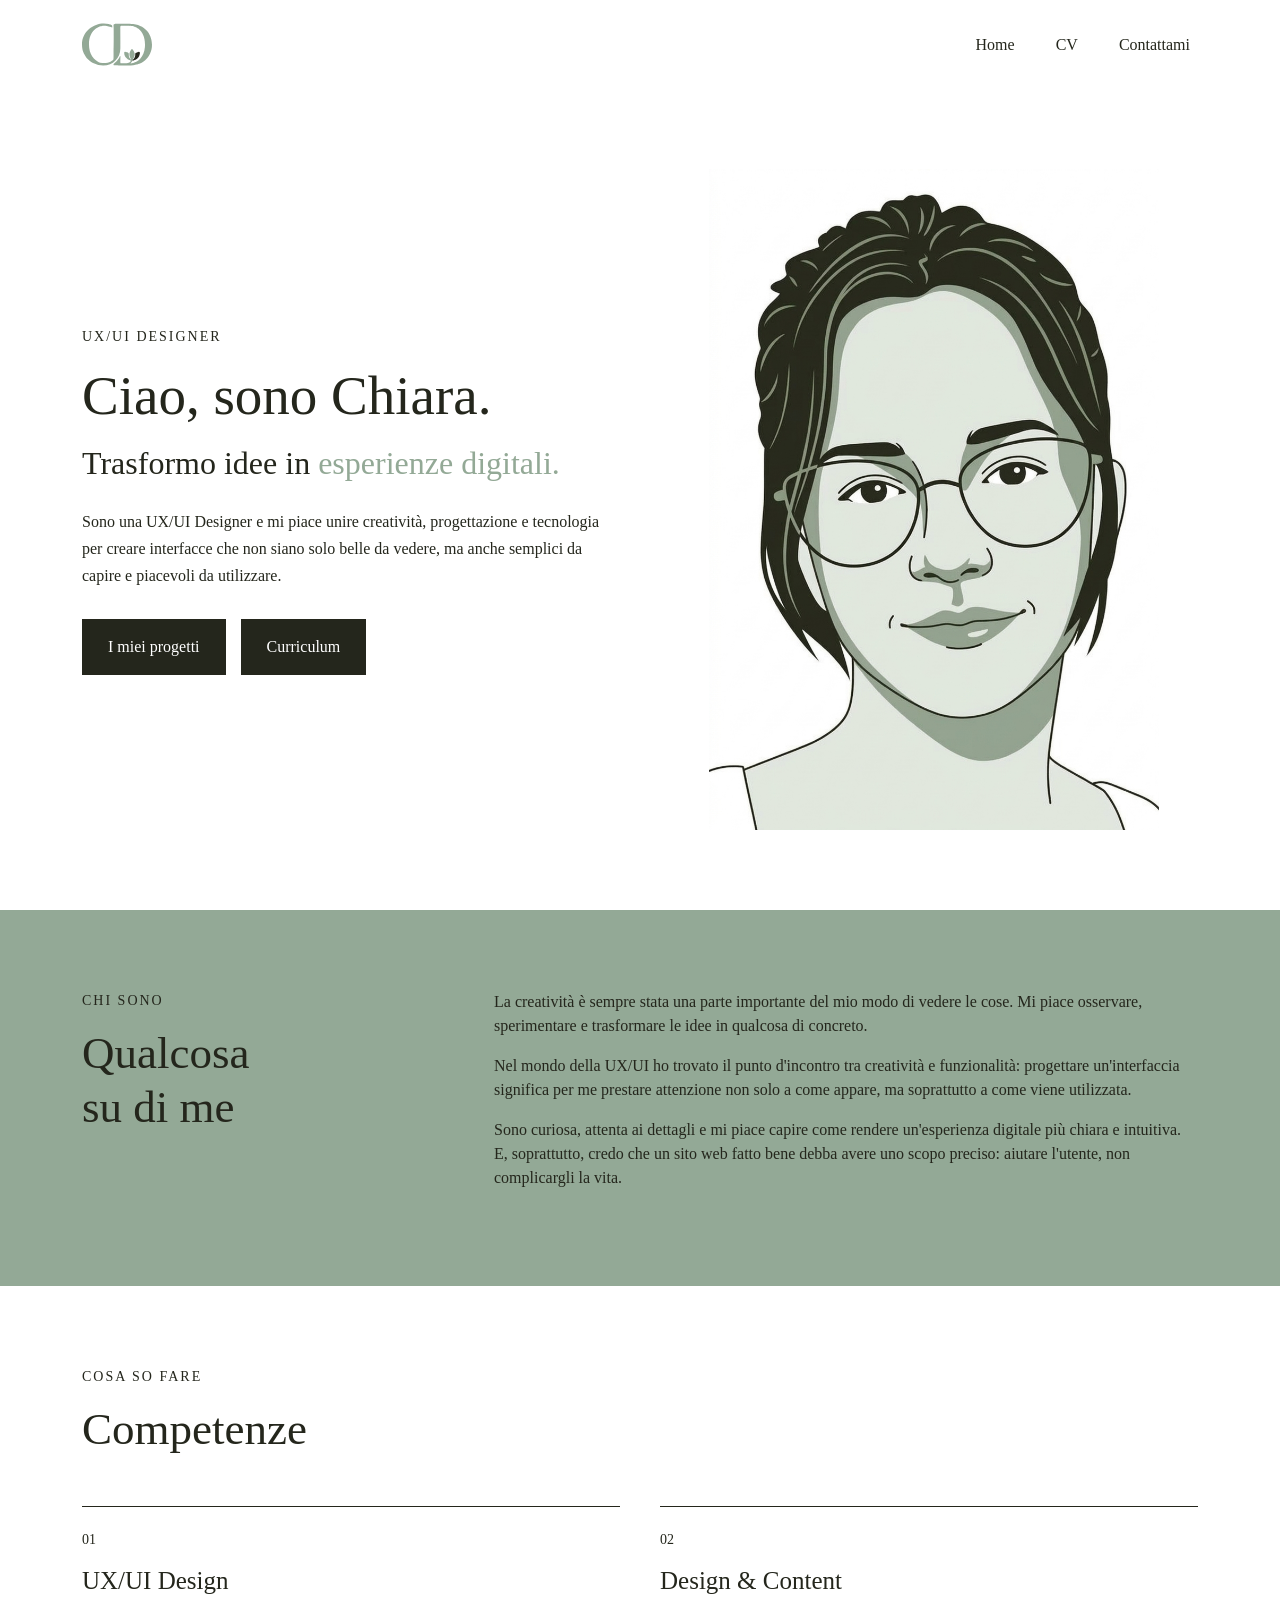
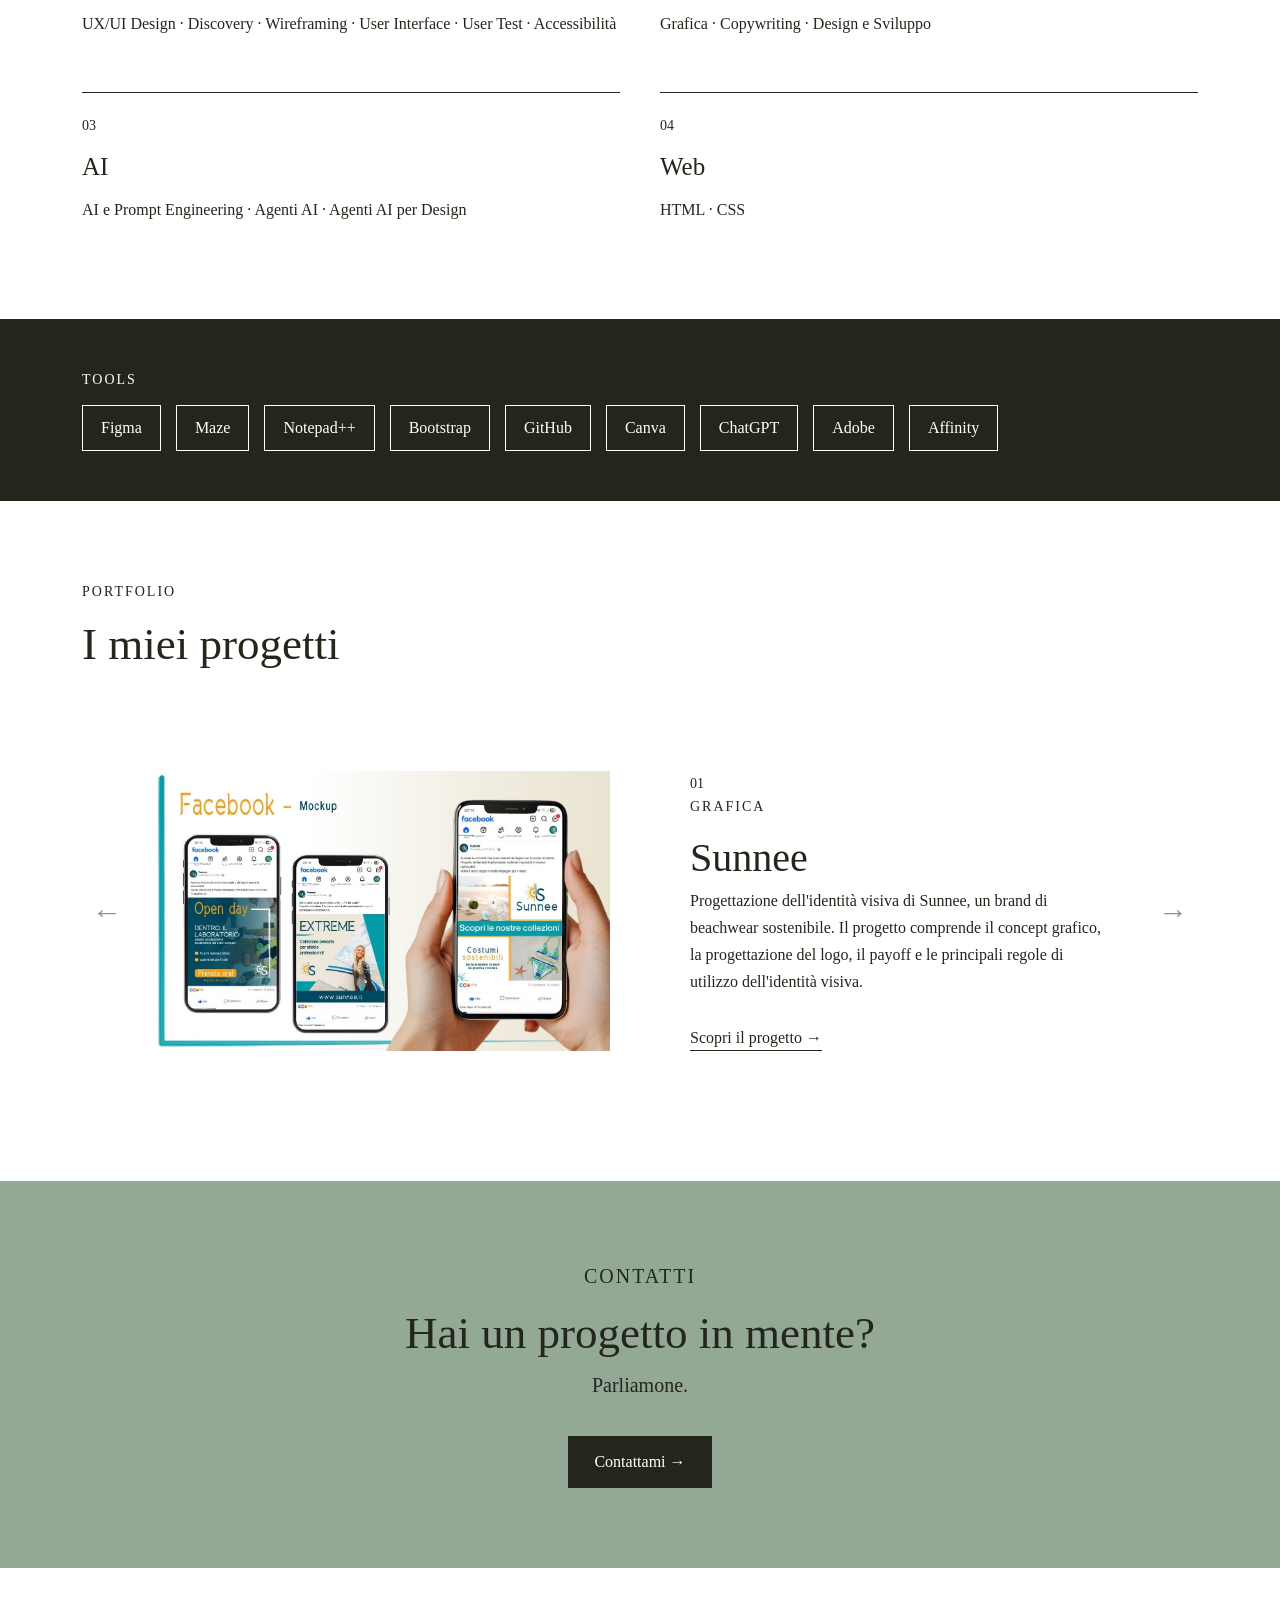
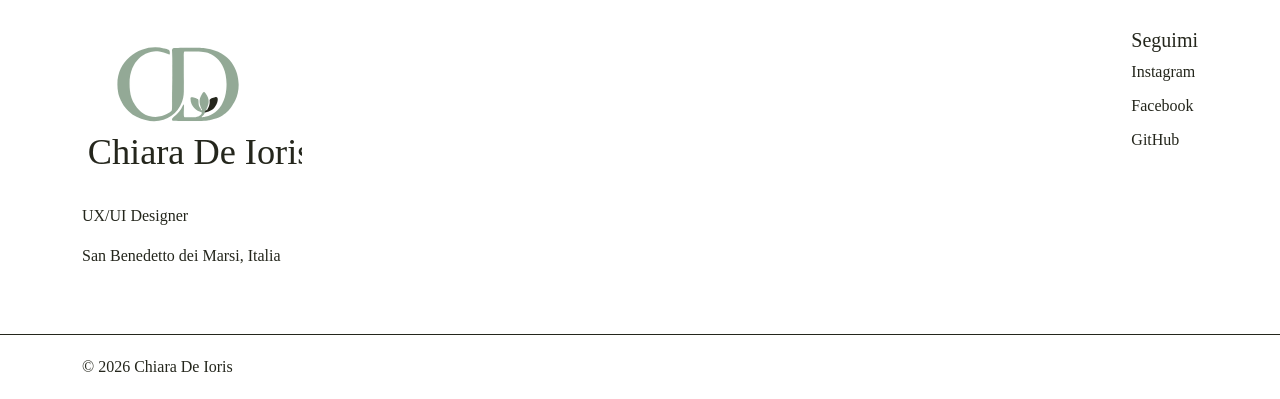
<file: index.html>
<!DOCTYPE html>
<html lang="it">

<head>
    <meta charset="UTF-8">
    <meta name="viewport" content="width=device-width, initial-scale=1.0">

    <title>Chiara De Ioris | UX/UI Designer</title>

<meta name="description"
      content="Portfolio di Chiara De Ioris, UX/UI Designer. Scopri i miei progetti di UX/UI Design, grafica e progettazione digitale.">

<!-- Open Graph -->

<meta property="og:title"
      content="Chiara De Ioris | UX/UI Designer">

<meta property="og:description"
      content="Portfolio di Chiara De Ioris, UX/UI Designer. Scopri i miei progetti di UX/UI Design, grafica e progettazione digitale.">

<meta property="og:type"
      content="website">

<meta property="og:url"
      content="https://chiaradeioris-lang.github.io/Portfolio/">

<meta property="og:image"
      content="https://chiaradeioris-lang.github.io/Portfolio/assets/img/foto.jpg">

<meta property="og:site_name"
      content="Chiara De Ioris | UX/UI Designer">

    <!-- Favicon -->
    <link rel="icon" href="assets/img/favicon.png">

    <!-- Bootstrap -->
    <link href="https://cdn.jsdelivr.net/npm/bootstrap@5.3.3/dist/css/bootstrap.min.css" rel="stylesheet">

    <!-- CSS -->
    <link rel="stylesheet" href="assets/css/style.css">
</head>


<body>

    <!-- HEADER -->

    <header>

        <nav class="navbar navbar-expand-md">

            <div class="container">

                <!-- Pittogramma -->

                <a href="index.html">
                    <img src="assets/img/pittogramma.svg" alt="Chiara De Ioris" class="pittogramma">
                </a>


                <!-- Pulsante menu mobile -->

                <button class="navbar-toggler"
        type="button"
        data-bs-toggle="collapse"
        data-bs-target="#menu"
        aria-controls="menu"
        aria-expanded="false"
        aria-label="Apri il menu">

                    <span class="navbar-toggler-icon"></span>

                </button>


                <!-- Menu -->

                <div class="collapse navbar-collapse justify-content-end" id="menu">

                    <ul class="navbar-nav">

                        <li class="nav-item">
                            <a class="nav-link" href="index.html">Home</a>
                        </li>

                        <li class="nav-item">
                            <a class="nav-link" href="cv.html">CV</a>
                        </li>

                        <li class="nav-item">
                            <a class="nav-link" href="contatti.html">Contattami</a>
                        </li>

                    </ul>

                </div>

            </div>

        </nav>

    </header>


    <!-- CONTENUTO PRINCIPALE -->

    <main>


        <!-- HERO -->

        <section class="hero">

            <div class="container">

                <div class="hero-grid">


                    <!-- Testo -->

                    <div class="hero-text">

                        <p class="sottotitolo">UX/UI DESIGNER</p>

                        <h1>Ciao, sono Chiara.</h1>

                        <h2>
                            Trasformo idee in
                            <span>esperienze digitali.</span>
                        </h2>

                        <p>
                            Sono una UX/UI Designer e mi piace unire
                            creatività, progettazione e tecnologia per
                            creare interfacce che non siano solo belle
                            da vedere, ma anche semplici da capire e
                            piacevoli da utilizzare.
                        </p>


                        <!-- Bottoni -->

                        <div class="bottoni">

                            <a href="#progetti" class="bottone">
                                I miei progetti
                            </a>

                            <a href="cv.html" class="bottone">
                                Curriculum
                            </a>

                        </div>

                    </div>


                    <!-- Foto -->

                    <div class="hero-foto">

                        <img src="assets/img/foto.jpg"
                             alt="Foto di Chiara De Ioris">

                    </div>

                </div>

            </div>

        </section>


        <!-- ABOUT -->

        <section class="about">

            <div class="container">

                <div class="about-grid">

                    <div>

                        <p class="sottotitolo">CHI SONO</p>

                        <h2>Qualcosa<br>su di me</h2>

                    </div>


                    <div>

                        <p>
                            La creatività è sempre stata una parte
                            importante del mio modo di vedere le cose.
                            Mi piace osservare, sperimentare e
                            trasformare le idee in qualcosa di concreto.
                        </p>

                        <p>
                            Nel mondo della UX/UI ho trovato il punto
                            d'incontro tra creatività e funzionalità:
                            progettare un'interfaccia significa per me
                            prestare attenzione non solo a come appare,
                            ma soprattutto a come viene utilizzata.
                        </p>

                        <p>
                            Sono curiosa, attenta ai dettagli e mi piace
                            capire come rendere un'esperienza digitale
                            più chiara e intuitiva. E, soprattutto, credo
                            che un sito web fatto bene debba avere uno
                            scopo preciso: aiutare l'utente, non
                            complicargli la vita.
                        </p>

                    </div>

                </div>

            </div>

        </section>


        <!-- SKILL -->

        <section class="skills">

            <div class="container">

                <p class="sottotitolo">COSA SO FARE</p>

                <h2>Competenze</h2>


                <div class="skills-grid">


                    <div class="skill">

                        <span>01</span>

                        <h3>UX/UI Design</h3>

                        <p>
                            UX/UI Design · Discovery · Wireframing ·
                            User Interface · User Test · Accessibilità
                        </p>

                    </div>


                    <div class="skill">

                        <span>02</span>

                        <h3>Design & Content</h3>

                        <p>
                            Grafica · Copywriting · Design e Sviluppo
                        </p>

                    </div>


                    <div class="skill">

                        <span>03</span>

                        <h3>AI</h3>

                        <p>
                            AI e Prompt Engineering · Agenti AI ·
                            Agenti AI per Design
                        </p>

                    </div>


                    <div class="skill">

                        <span>04</span>

                        <h3>Web</h3>

                        <p>
                            HTML · CSS
                        </p>

                    </div>

                </div>

            </div>

        </section>


        <!-- TOOLS -->

        <section class="tools">

            <div class="container">

                <p class="sottotitolo">TOOLS</p>

                <div class="tools-list">

                    <span>Figma</span>
                    <span>Maze</span>
					<span>Notepad++</span>
                    <span>Bootstrap</span>
                    <span>GitHub</span>
                    <span>Canva</span>
                    <span>ChatGPT</span>
                    <span>Adobe</span>
					<span>Affinity</span>

                </div>

            </div>

        </section>


        <!-- PROGETTI -->

<section class="projects" id="progetti">

    <div class="container">

        <p class="sottotitolo">PORTFOLIO</p>

        <h2>I miei progetti</h2>


        <!-- Carousel -->

        <div id="carouselProgetti" class="carousel slide">
		<div class="carousel-indicators">

    <button type="button"
            data-bs-target="#carouselProgetti"
            data-bs-slide-to="0"
            class="active"
            aria-current="true"
            aria-label="Progetto grafica">
    </button>

    <button type="button"
            data-bs-target="#carouselProgetti"
            data-bs-slide-to="1"
            aria-label="Progetto wireframing">
    </button>

    <button type="button"
            data-bs-target="#carouselProgetti"
            data-bs-slide-to="2"
            aria-label="Progetto User Interface">
    </button>

</div>

            <div class="carousel-inner">


               <!-- GRAFICA -->

<div class="carousel-item active">

    <div class="project">

        <div class="project-image">

            <img src="assets/img/grafica.jpg"
                 alt="Progetto grafico Sunnee">

        </div>

        <div class="project-text">

            <span>01</span>

            <p class="sottotitolo">GRAFICA</p>

            <h3>Sunnee</h3>

            <p>
                Progettazione dell'identità visiva di Sunnee,
                un brand di beachwear sostenibile.
                Il progetto comprende il concept grafico,
                la progettazione del logo, il payoff e le
                principali regole di utilizzo dell'identità visiva.
            </p>

            <a href="progetti/progetto-grafica.html" class="project-link">
    Scopri il progetto →
</a>

        </div>

    </div>

</div>


<!-- WIREFRAMING -->

<div class="carousel-item">

    <div class="project">

        <div class="project-image">

            <img src="assets/img/wireframing.jpg"
                 alt="Progetto di wireframing Isola Bio">

        </div>

        <div class="project-text">

            <span>02</span>

            <p class="sottotitolo">WIREFRAMING</p>

            <h3>Isola Bio</h3>

            <p>
                Un progetto di redesign UX nato dall'analisi
                delle criticità del sito Isola Bio.
                Il lavoro comprende discovery, accessibilità,
                nuova architettura dell'informazione,
                wireframe desktop e mobile e wireflow.
            </p>

            <a href="progetti/progetto-wireframing.html" class="project-link">
    Scopri il progetto →
</a>

        </div>

    </div>

</div>


<!-- USER INTERFACE -->

<div class="carousel-item">

    <div class="project">

        <div class="project-image">

            <img src="assets/img/user-interface.jpg"
                 alt="Progetto User Interface Isola Bio">

        </div>

        <div class="project-text">

            <span>03</span>

            <p class="sottotitolo">USER INTERFACE</p>

            <h3>Isola Bio</h3>

            <p>
                Progettazione di interfacce ad alta fedeltà
                per desktop e mobile. Il progetto utilizza
                un approccio mobile-first e comprende
                style guide, prototipo e screen flow.
            </p>

            <a href="progetti/progetto-ui.html" class="project-link">
    Scopri il progetto →
</a>

        </div>

    </div>

</div>


            <!-- Freccia precedente -->

            <button class="carousel-control-prev"
        type="button"
        data-bs-target="#carouselProgetti"
        data-bs-slide="prev"
        aria-label="Progetto precedente">

                <span>←</span>

            </button>


            <!-- Freccia successiva -->

            <button class="carousel-control-next"
        type="button"
        data-bs-target="#carouselProgetti"
        data-bs-slide="next"
        aria-label="Progetto successivo">

                <span>→</span>

            </button>

        </div>

    </div>

</section>


        <!-- CTA CONTATTI -->

        <section class="contact-cta">

            <div class="container">

                <p class="sottotitolo">CONTATTI</p>

                <h2>Hai un progetto in mente?</h2>

                <p>Parliamone.</p>

                <a href="contatti.html" class="bottone">
                    Contattami →
                </a>

            </div>

        </section>


    </main>


    <!-- FOOTER -->

    <footer>

    <div class="container footer">

        <!-- Logo -->

        <div>

            <img src="assets/img/logo.svg"
                 alt="Chiara De Ioris"
                 class="logo">

            <p>
                UX/UI Designer
            </p>

            <p>
                San Benedetto dei Marsi, Italia
            </p>

        </div>


        <!-- Link -->

        <div>

            <h3>
                Seguimi
            </h3>

            <a href="https://www.instagram.com/chiaradeioris"
               target="_blank"
               rel="noopener noreferrer">
                Instagram
            </a>

            <a href="https://www.facebook.com/people/Chiara-De-Ioris/pfbid0KRU999Tf7mRmWjrNkjqHaMCJyrLYhuFnGYdfvmQrvZqQxnkerRoSETs2b1u5f73Cl/?rdid=E1UMNQzaHFsF9Gd1&share_url=https%3A%2F%2Fwww.facebook.com%2Fshare%2F1BNoW7Cspa%2F"
               target="_blank"
               rel="noopener noreferrer">
                Facebook
            </a>

            <a href="https://github.com/chiaradeioris-lang"
               target="_blank"
               rel="noopener noreferrer">
                GitHub
            </a>

        </div>

    </div>


    <div class="copyright">

        <div class="container">

            <p>
                © 2026 Chiara De Ioris
            </p>

        </div>

    </div>

</footer>

    <!-- Bootstrap JavaScript -->

    <script src="https://cdn.jsdelivr.net/npm/bootstrap@5.3.3/dist/js/bootstrap.bundle.min.js"></script>


</body>

</html>
</file>
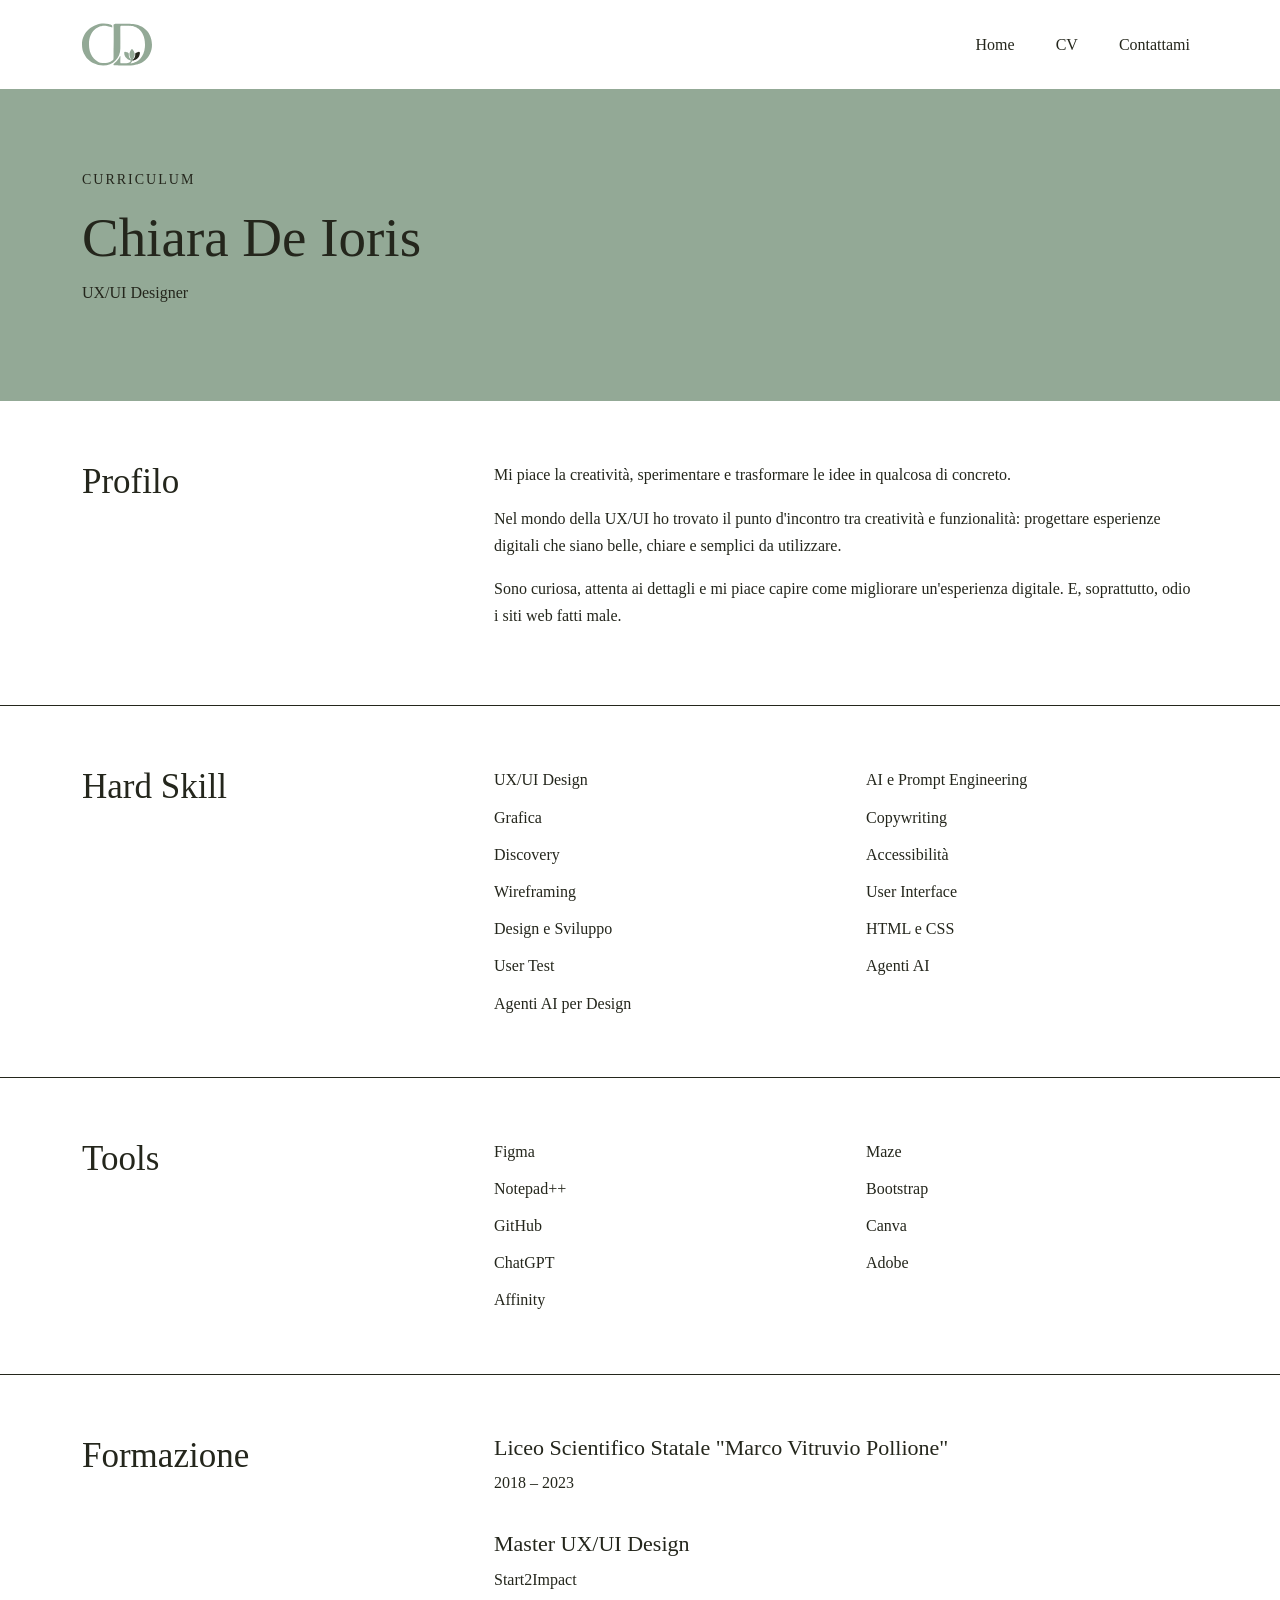
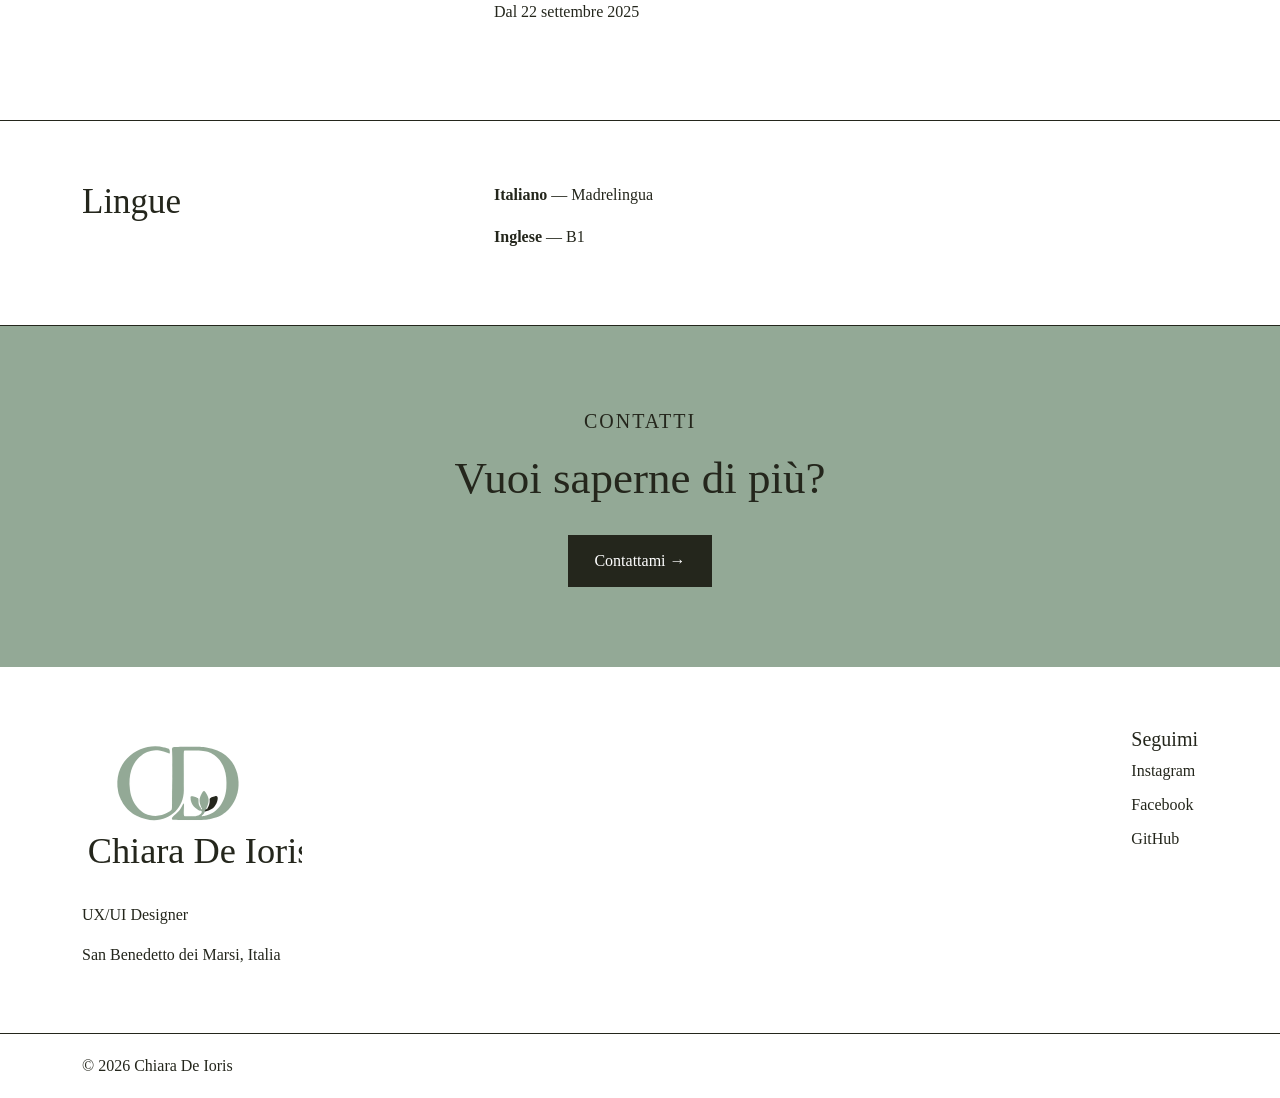
<file: cv.html>
<!DOCTYPE html>
<html lang="it">

<head>

    <meta charset="UTF-8">

    <meta name="viewport" content="width=device-width, initial-scale=1.0">

    <title>CV | Chiara De Ioris</title>

<meta name="description"
      content="Curriculum di Chiara De Ioris, UX/UI Designer. Scopri formazione, competenze, strumenti e percorso professionale.">

<!-- Open Graph -->

<meta property="og:title"
      content="CV | Chiara De Ioris">

<meta property="og:description"
      content="Curriculum di Chiara De Ioris, UX/UI Designer. Scopri formazione, competenze, strumenti e percorso professionale.">

<meta property="og:type"
      content="website">

<meta property="og:url"
      content="https://chiaradeioris-lang.github.io/Portfolio/cv.html">

<meta property="og:image"
      content="https://chiaradeioris-lang.github.io/Portfolio/assets/img/foto.jpg">

<meta property="og:site_name"
      content="Chiara De Ioris | UX/UI Designer">

    <!-- Favicon -->

    <link rel="icon" href="assets/img/favicon.png">

    <!-- Bootstrap -->

    <link href="https://cdn.jsdelivr.net/npm/bootstrap@5.3.3/dist/css/bootstrap.min.css"
        rel="stylesheet">

    <!-- CSS -->

    <link rel="stylesheet" href="assets/css/style.css">

</head>


<body>


    <!-- HEADER -->

    <header>

        <nav class="navbar navbar-expand-md">

            <div class="container">

                <!-- Pittogramma -->

                <a href="index.html">

                    <img src="assets/img/pittogramma.svg"
                         alt="Chiara De Ioris"
                         class="pittogramma">

                </a>


                <!-- Menu mobile -->

                <button class="navbar-toggler"
                        type="button"
                        data-bs-toggle="collapse"
                        data-bs-target="#menu"
						 aria-controls="menu"
        aria-expanded="false"
        aria-label="Apri il menu">

                    <span class="navbar-toggler-icon"></span>

                </button>


                <!-- Menu -->

                <div class="collapse navbar-collapse justify-content-end"
                     id="menu">

                    <ul class="navbar-nav">

                        <li class="nav-item">

                            <a class="nav-link"
                               href="index.html">
                                Home
                            </a>

                        </li>

                        <li class="nav-item">

                            <a class="nav-link"
                               href="cv.html">
                                CV
                            </a>

                        </li>

                        <li class="nav-item">

                            <a class="nav-link"
                               href="contatti.html">
                                Contattami
                            </a>

                        </li>

                    </ul>

                </div>

            </div>

        </nav>

    </header>


    <!-- CONTENUTO -->

    <main class="cv">


        <!-- TITOLO -->

        <section class="cv-intro">

            <div class="container">

                <p class="sottotitolo">
                    CURRICULUM
                </p>

                <h1>
                    Chiara De Ioris
                </h1>

                <p>
                    UX/UI Designer
                </p>

            </div>

        </section>


        <!-- PROFILO -->

        <section class="cv-section">

            <div class="container">

                <div class="cv-grid">

                    <h2>
                        Profilo
                    </h2>

                    <div>

                        <p>
                            Mi piace la creatività, sperimentare e
                            trasformare le idee in qualcosa di concreto.
                        </p>

                        <p>
                            Nel mondo della UX/UI ho trovato il punto
                            d'incontro tra creatività e funzionalità:
                            progettare esperienze digitali che siano
                            belle, chiare e semplici da utilizzare.
                        </p>

                        <p>
                            Sono curiosa, attenta ai dettagli e mi piace
                            capire come migliorare un'esperienza digitale.
                            E, soprattutto, odio i siti web fatti male.
                        </p>

                    </div>

                </div>

            </div>

        </section>


        <!-- HARD SKILL -->

        <section class="cv-section">

            <div class="container">

                <div class="cv-grid">

                    <h2>
                        Hard Skill
                    </h2>

                    <div class="cv-list">

                        <p>UX/UI Design</p>

                        <p>AI e Prompt Engineering</p>

                        <p>Grafica</p>

                        <p>Copywriting</p>

                        <p>Discovery</p>

                        <p>Accessibilità</p>

                        <p>Wireframing</p>

                        <p>User Interface</p>

                        <p>Design e Sviluppo</p>

                        <p>HTML e CSS</p>

                        <p>User Test</p>

                        <p>Agenti AI</p>

                        <p>Agenti AI per Design</p>

                    </div>

                </div>

            </div>

        </section>


        <!-- TOOLS -->

        <section class="cv-section">

            <div class="container">

                <div class="cv-grid">

                    <h2>
                        Tools
                    </h2>

                    <div class="cv-list tools-cv">

                        <p>Figma</p>

                        <p>Maze</p>
						
						<p>Notepad++</p>
                      
                        <p>Bootstrap</p>

                        <p>GitHub</p>

                        <p>Canva</p>

                        <p>ChatGPT</p>

                        <p>Adobe</p>
						
						<p>Affinity</p>

                    </div>

                </div>

            </div>

        </section>


        <!-- FORMAZIONE -->

        <section class="cv-section">

            <div class="container">

                <div class="cv-grid">

                    <h2>
                        Formazione
                    </h2>

                    <div>

                        <div class="formazione">

                            <h3>
                                Liceo Scientifico Statale
                                "Marco Vitruvio Pollione"
                            </h3>

                            <p>
                                2018 – 2023
                            </p>

                        </div>


                        <div class="formazione">

                            <h3>
                                Master UX/UI Design
                            </h3>

                            <p>
                                Start2Impact
                            </p>

                            <p>
                                Dal 22 settembre 2025
                            </p>

                        </div>

                    </div>

                </div>

            </div>

        </section>


        <!-- LINGUE -->

        <section class="cv-section">

            <div class="container">

                <div class="cv-grid">

                    <h2>
                        Lingue
                    </h2>

                    <div class="lingue">

                        <p>
                            <strong>Italiano</strong>
                            — Madrelingua
                        </p>

                        <p>
                            <strong>Inglese</strong>
                            — B1
                        </p>

                    </div>

                </div>

            </div>

        </section>


        <!-- CTA -->

        <section class="contact-cta">

            <div class="container">

                <p class="sottotitolo">
                    CONTATTI
                </p>

                <h2>
                    Vuoi saperne di più?
                </h2>

                <a href="contatti.html"
                   class="bottone">
                    Contattami →
                </a>

            </div>

        </section>


    </main>


    <!-- FOOTER -->

    <footer>

    <div class="container footer">

        <!-- Logo -->

        <div>

            <img src="assets/img/logo.svg"
                 alt="Chiara De Ioris"
                 class="logo">

            <p>
                UX/UI Designer
            </p>

            <p>
                San Benedetto dei Marsi, Italia
            </p>

        </div>


        <!-- Link -->

        <div>

            <h3>
                Seguimi
            </h3>

            <a href="https://www.instagram.com/chiaradeioris"
               target="_blank"
               rel="noopener noreferrer">
                Instagram
            </a>

            <a href="https://www.facebook.com/people/Chiara-De-Ioris/pfbid0KRU999Tf7mRmWjrNkjqHaMCJyrLYhuFnGYdfvmQrvZqQxnkerRoSETs2b1u5f73Cl/?rdid=E1UMNQzaHFsF9Gd1&share_url=https%3A%2F%2Fwww.facebook.com%2Fshare%2F1BNoW7Cspa%2F"
               target="_blank"
               rel="noopener noreferrer">
                Facebook
            </a>

            <a href="https://github.com/chiaradeioris-lang"
               target="_blank"
               rel="noopener noreferrer">
                GitHub
            </a>

        </div>

    </div>


    <div class="copyright">

        <div class="container">

            <p>
                © 2026 Chiara De Ioris
            </p>

        </div>

    </div>

</footer>


    <!-- Bootstrap JavaScript -->

    <script src="https://cdn.jsdelivr.net/npm/bootstrap@5.3.3/dist/js/bootstrap.bundle.min.js">
    </script>

</body>

</html>
</file>
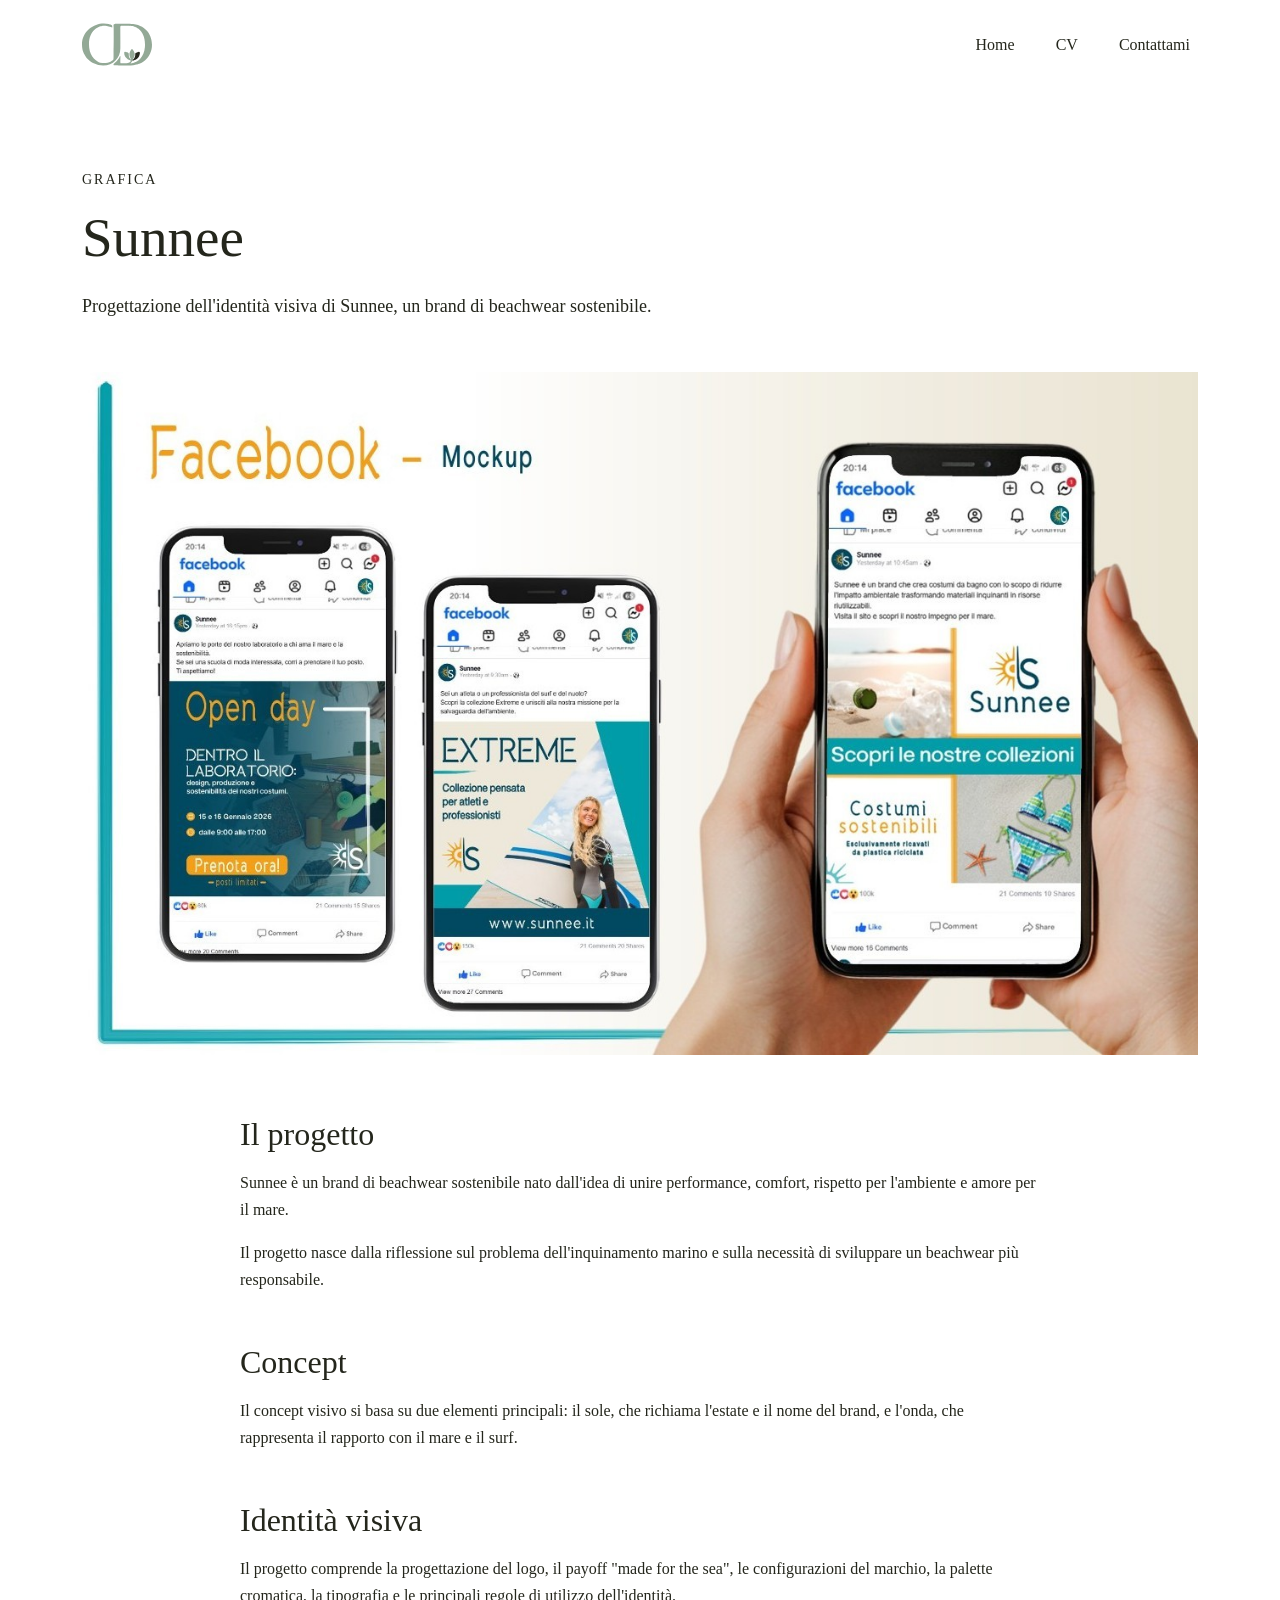
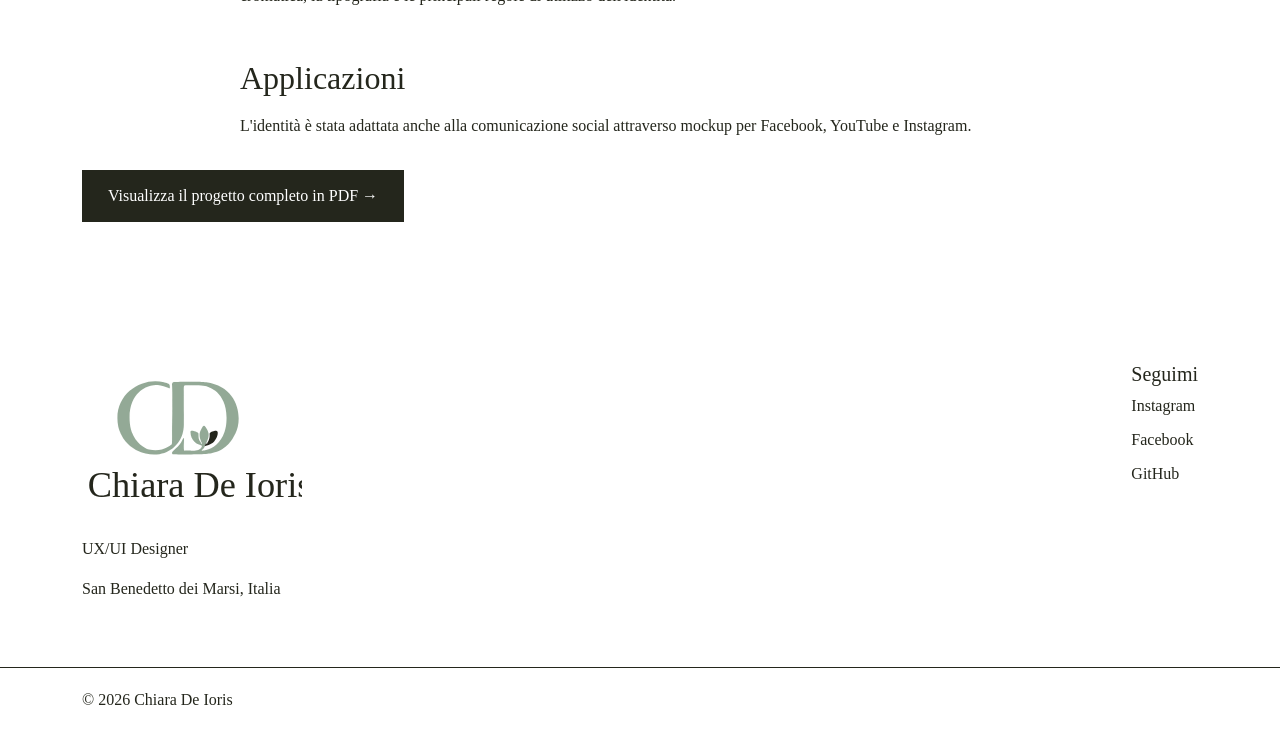
<file: progetti/progetto-grafica.html>
<!DOCTYPE html>
<html lang="it">

<head>
    <meta charset="UTF-8">
    <meta name="viewport" content="width=device-width, initial-scale=1.0">

    <title>Sunnee | Chiara De Ioris</title>
	
	<meta name="description"
      content="Progetto di identità visiva per Sunnee, brand di beachwear sostenibile. Concept, logo, payoff, palette, tipografia e applicazioni.">

<!-- Open Graph -->

<meta property="og:title"
      content="Sunnee | Progetto di identità visiva">

<meta property="og:description"
      content="Progetto di identità visiva per Sunnee, brand di beachwear sostenibile.">

<meta property="og:type"
      content="website">

<meta property="og:url"
      content="https://chiaradeioris-lang.github.io/Portfolio/progetti/progetto-grafica.html">

<meta property="og:image"
      content="https://chiaradeioris-lang.github.io/Portfolio/assets/img/grafica.jpg">

<meta property="og:site_name"
      content="Chiara De Ioris | UX/UI Designer">

    <link rel="icon" href="../assets/img/favicon.png">

    <link href="https://cdn.jsdelivr.net/npm/bootstrap@5.3.3/dist/css/bootstrap.min.css" rel="stylesheet">

    <link rel="stylesheet" href="../assets/css/style.css">
</head>

<body>

<header class="header">
    <nav class="navbar navbar-expand-md">
        <div class="container">

            <a href="../index.html">
                <img src="../assets/img/pittogramma.svg" alt="Logo Chiara De Ioris" class="pittogramma">
            </a>

            <button class="navbar-toggler"
        type="button"
        data-bs-toggle="collapse"
        data-bs-target="#menu"
        aria-controls="menu"
        aria-expanded="false"
        aria-label="Apri il menu">
                <span class="navbar-toggler-icon"></span>
            </button>

            <div class="collapse navbar-collapse justify-content-end" id="menu">
                <ul class="navbar-nav">
                    <li class="nav-item">
                        <a class="nav-link" href="../index.html">Home</a>
                    </li>

                    <li class="nav-item">
                        <a class="nav-link" href="../cv.html">CV</a>
                    </li>

                    <li class="nav-item">
                        <a class="nav-link" href="../contatti.html">Contattami</a>
                    </li>
                </ul>
            </div>

        </div>
    </nav>
</header>


<main>

    <div class="container">

        <section class="project-page">

            <p class="sottotitolo">GRAFICA</p>

            <h1>Sunnee</h1>

            <p class="project-description">
                Progettazione dell'identità visiva di Sunnee,
                un brand di beachwear sostenibile.
            </p>

            <img src="../assets/img/grafica.jpg"
                 alt="Progetto grafico Sunnee"
                 class="project-main-image">

            <div class="project-content">

                <h2>Il progetto</h2>

                <p>
                    Sunnee è un brand di beachwear sostenibile nato
                    dall'idea di unire performance, comfort,
                    rispetto per l'ambiente e amore per il mare.
                </p>

                <p>
                    Il progetto nasce dalla riflessione sul problema
                    dell'inquinamento marino e sulla necessità di
                    sviluppare un beachwear più responsabile.
                </p>

                <h2>Concept</h2>

                <p>
                    Il concept visivo si basa su due elementi principali:
                    il sole, che richiama l'estate e il nome del brand,
                    e l'onda, che rappresenta il rapporto con il mare
                    e il surf.
                </p>

                <h2>Identità visiva</h2>

                <p>
                    Il progetto comprende la progettazione del logo,
                    il payoff "made for the sea", le configurazioni
                    del marchio, la palette cromatica, la tipografia
                    e le principali regole di utilizzo dell'identità.
                </p>

                <h2>Applicazioni</h2>

                <p>
                    L'identità è stata adattata anche alla comunicazione
                    social attraverso mockup per Facebook, YouTube
                    e Instagram.
                </p>

            </div>         

            <div class="project-pdf-links">

                <a href="../assets/pdf/grafica-sunnee.pdf"
                   target="_blank"
                   rel="noopener noreferrer"
                   class="project-pdf">
                    Visualizza il progetto completo in PDF →
                </a>

            </div>

        </section>

    </div>

</main>	

<footer>

    <div class="container footer">

        <!-- Logo -->

        <div>

            <img src="../assets/img/logo.svg"
                 alt="Chiara De Ioris"
                 class="logo">

            <p>
                UX/UI Designer
            </p>

            <p>
                San Benedetto dei Marsi, Italia
            </p>

        </div>


        <!-- Link -->

        <div>

            <h3>
                Seguimi
            </h3>

            <a href="https://www.instagram.com/chiaradeioris"
               target="_blank"
               rel="noopener noreferrer">
                Instagram
            </a>

            <a href="https://www.facebook.com/people/Chiara-De-Ioris/pfbid0KRU999Tf7mRmWjrNkjqHaMCJyrLYhuFnGYdfvmQrvZqQxnkerRoSETs2b1u5f73Cl/?rdid=E1UMNQzaHFsF9Gd1&share_url=https%3A%2F%2Fwww.facebook.com%2Fshare%2F1BNoW7Cspa%2F"
               target="_blank"
               rel="noopener noreferrer">
                Facebook
            </a>

            <a href="https://github.com/chiaradeioris-lang"
               target="_blank"
               rel="noopener noreferrer">
                GitHub
            </a>

        </div>

    </div>


    <div class="copyright">

        <div class="container">

            <p>
                © 2026 Chiara De Ioris
            </p>

        </div>

    </div>

</footer>


<script src="https://cdn.jsdelivr.net/npm/bootstrap@5.3.3/dist/js/bootstrap.bundle.min.js"></script>

</body>
</html>
</file>
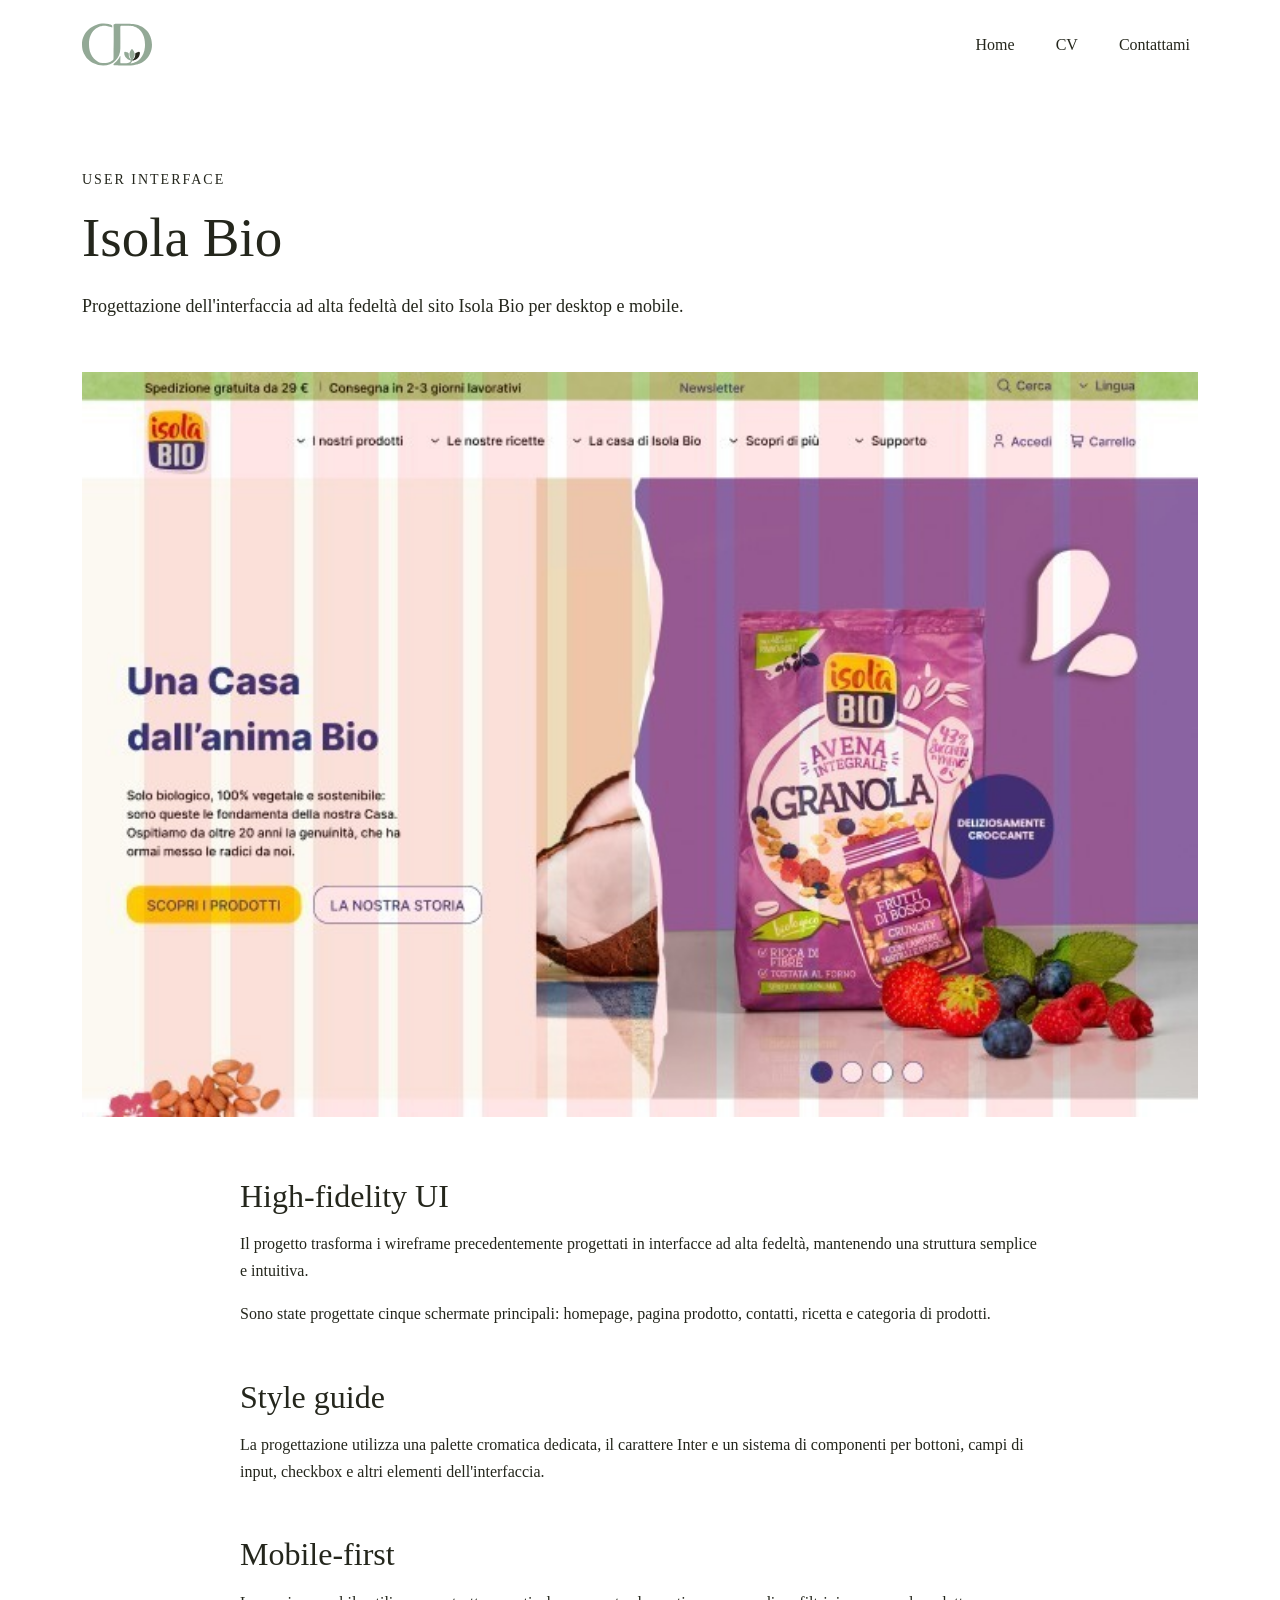
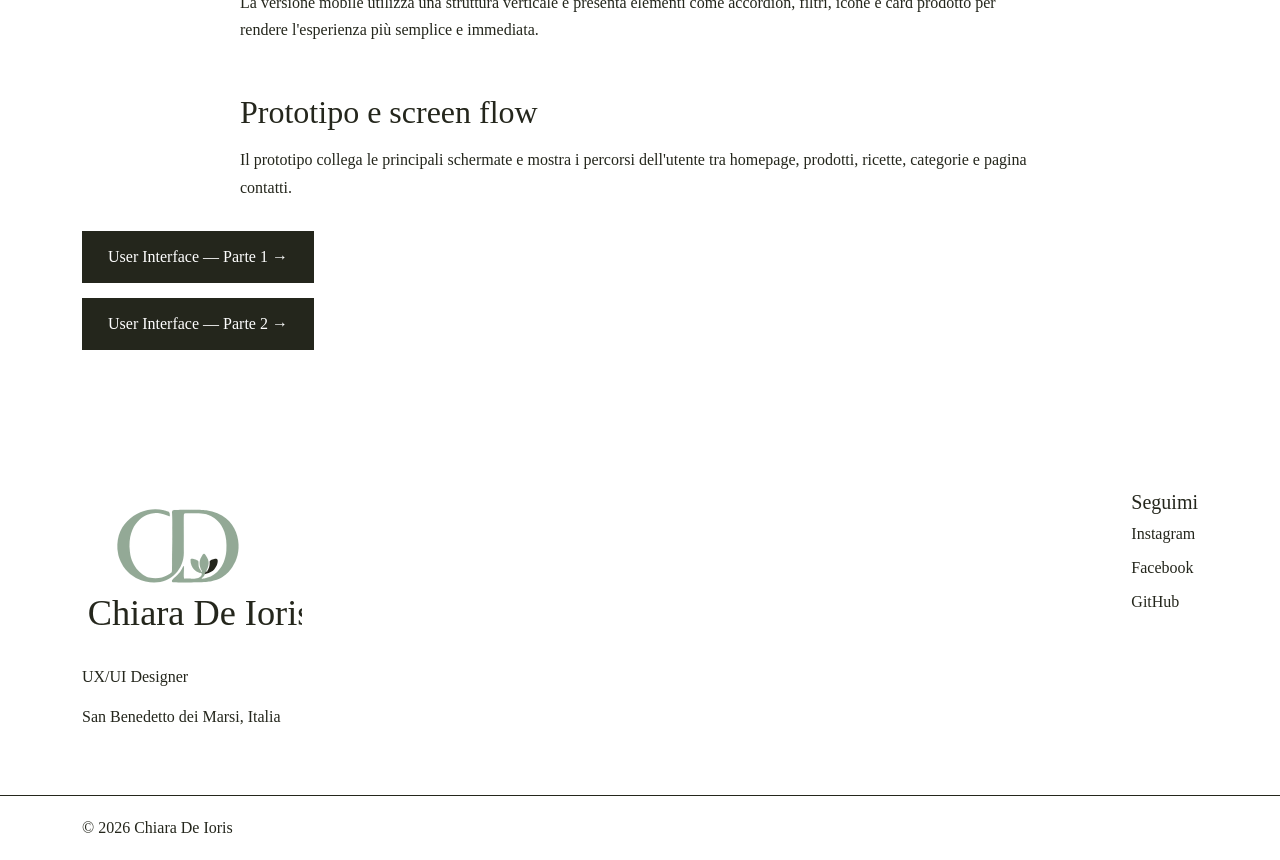
<file: progetti/progetto-ui.html>
<!DOCTYPE html>
<html lang="it">

<head>
    <meta charset="UTF-8">
    <meta name="viewport" content="width=device-width, initial-scale=1.0">

    <title>User Interface Isola Bio | Chiara De Ioris</title>
	
	<meta name="description"
      content="Progetto di User Interface per Isola Bio, con progettazione di interfacce ad alta fedeltà per desktop e mobile, style guide, prototipo e screen flow.">

<!-- Open Graph -->

<meta property="og:title"
      content="User Interface Isola Bio | Chiara De Ioris">

<meta property="og:description"
      content="Progetto di User Interface per Isola Bio, con progettazione di interfacce ad alta fedeltà per desktop e mobile.">

<meta property="og:type"
      content="website">

<meta property="og:url"
      content="https://chiaradeioris-lang.github.io/Portfolio/progetti/progetto-ui.html">

<meta property="og:image"
      content="https://chiaradeioris-lang.github.io/Portfolio/assets/img/user-interface.jpg">

<meta property="og:site_name"
      content="Chiara De Ioris | UX/UI Designer">

    <link rel="icon" href="../assets/img/favicon.png">

    <link href="https://cdn.jsdelivr.net/npm/bootstrap@5.3.3/dist/css/bootstrap.min.css" rel="stylesheet">

    <link rel="stylesheet" href="../assets/css/style.css">
</head>

<body>

<header class="header">
    <nav class="navbar navbar-expand-md">
        <div class="container">

            <a href="../index.html">
                <img src="../assets/img/pittogramma.svg" alt="Logo Chiara De Ioris" class="pittogramma">
            </a>

            <button class="navbar-toggler"
        type="button"
        data-bs-toggle="collapse"
        data-bs-target="#menu"
        aria-controls="menu"
        aria-expanded="false"
        aria-label="Apri il menu">
                <span class="navbar-toggler-icon"></span>
            </button>

            <div class="collapse navbar-collapse justify-content-end" id="menu">
                <ul class="navbar-nav">
                    <li class="nav-item">
                        <a class="nav-link" href="../index.html">Home</a>
                    </li>

                    <li class="nav-item">
                        <a class="nav-link" href="../cv.html">CV</a>
                    </li>

                    <li class="nav-item">
                        <a class="nav-link" href="../contatti.html">Contattami</a>
                    </li>
                </ul>
            </div>

        </div>
    </nav>
</header>


<main>

    <div class="container">

        <section class="project-page">

            <p class="sottotitolo">USER INTERFACE</p>

            <h1>Isola Bio</h1>

            <p class="project-description">
                Progettazione dell'interfaccia ad alta fedeltà
                del sito Isola Bio per desktop e mobile.
            </p>

            <img src="../assets/img/user-interface.jpg"
                 alt="Progetto User Interface Isola Bio"
                 class="project-main-image">

            <div class="project-content">

                <h2>High-fidelity UI</h2>

                <p>
                    Il progetto trasforma i wireframe precedentemente
                    progettati in interfacce ad alta fedeltà,
                    mantenendo una struttura semplice e intuitiva.
                </p>

                <p>
                    Sono state progettate cinque schermate principali:
                    homepage, pagina prodotto, contatti, ricetta
                    e categoria di prodotti.
                </p>

                <h2>Style guide</h2>

                <p>
                    La progettazione utilizza una palette cromatica
                    dedicata, il carattere Inter e un sistema di
                    componenti per bottoni, campi di input,
                    checkbox e altri elementi dell'interfaccia.
                </p>

                <h2>Mobile-first</h2>

                <p>
                    La versione mobile utilizza una struttura verticale
                    e presenta elementi come accordion, filtri,
                    icone e card prodotto per rendere l'esperienza
                    più semplice e immediata.
                </p>

                <h2>Prototipo e screen flow</h2>

                <p>
                    Il prototipo collega le principali schermate
                    e mostra i percorsi dell'utente tra homepage,
                    prodotti, ricette, categorie e pagina contatti.
                </p>

            </div>           

            <div class="project-pdf-links">

                <a href="../assets/pdf/ui-isola-bio 1.pdf"
                   target="_blank"
                   rel="noopener noreferrer"
                   class="project-pdf">
                    User Interface — Parte 1 →
                </a>

                <a href="../assets/pdf/ui-isola-bio 2.pdf"
                   target="_blank"
                   rel="noopener noreferrer"
                   class="project-pdf">
                    User Interface — Parte 2 →
                </a>

            </div>

        </section>

    </div>

</main>

<footer>

    <div class="container footer">

        <!-- Logo -->

        <div>

            <img src="../assets/img/logo.svg"
                 alt="Chiara De Ioris"
                 class="logo">

            <p>
                UX/UI Designer
            </p>

            <p>
                San Benedetto dei Marsi, Italia
            </p>

        </div>


        <!-- Link -->

        <div>

            <h3>
                Seguimi
            </h3>

            <a href="https://www.instagram.com/chiaradeioris"
               target="_blank"
               rel="noopener noreferrer">
                Instagram
            </a>

            <a href="https://www.facebook.com/people/Chiara-De-Ioris/pfbid0KRU999Tf7mRmWjrNkjqHaMCJyrLYhuFnGYdfvmQrvZqQxnkerRoSETs2b1u5f73Cl/?rdid=E1UMNQzaHFsF9Gd1&share_url=https%3A%2F%2Fwww.facebook.com%2Fshare%2F1BNoW7Cspa%2F"
               target="_blank"
               rel="noopener noreferrer">
                Facebook
            </a>

            <a href="https://github.com/chiaradeioris-lang"
               target="_blank"
               rel="noopener noreferrer">
                GitHub
            </a>

        </div>

    </div>


    <div class="copyright">

        <div class="container">

            <p>
                © 2026 Chiara De Ioris
            </p>

        </div>

    </div>

</footer>


<script src="https://cdn.jsdelivr.net/npm/bootstrap@5.3.3/dist/js/bootstrap.bundle.min.js"></script>

</body>
</html>
</file>
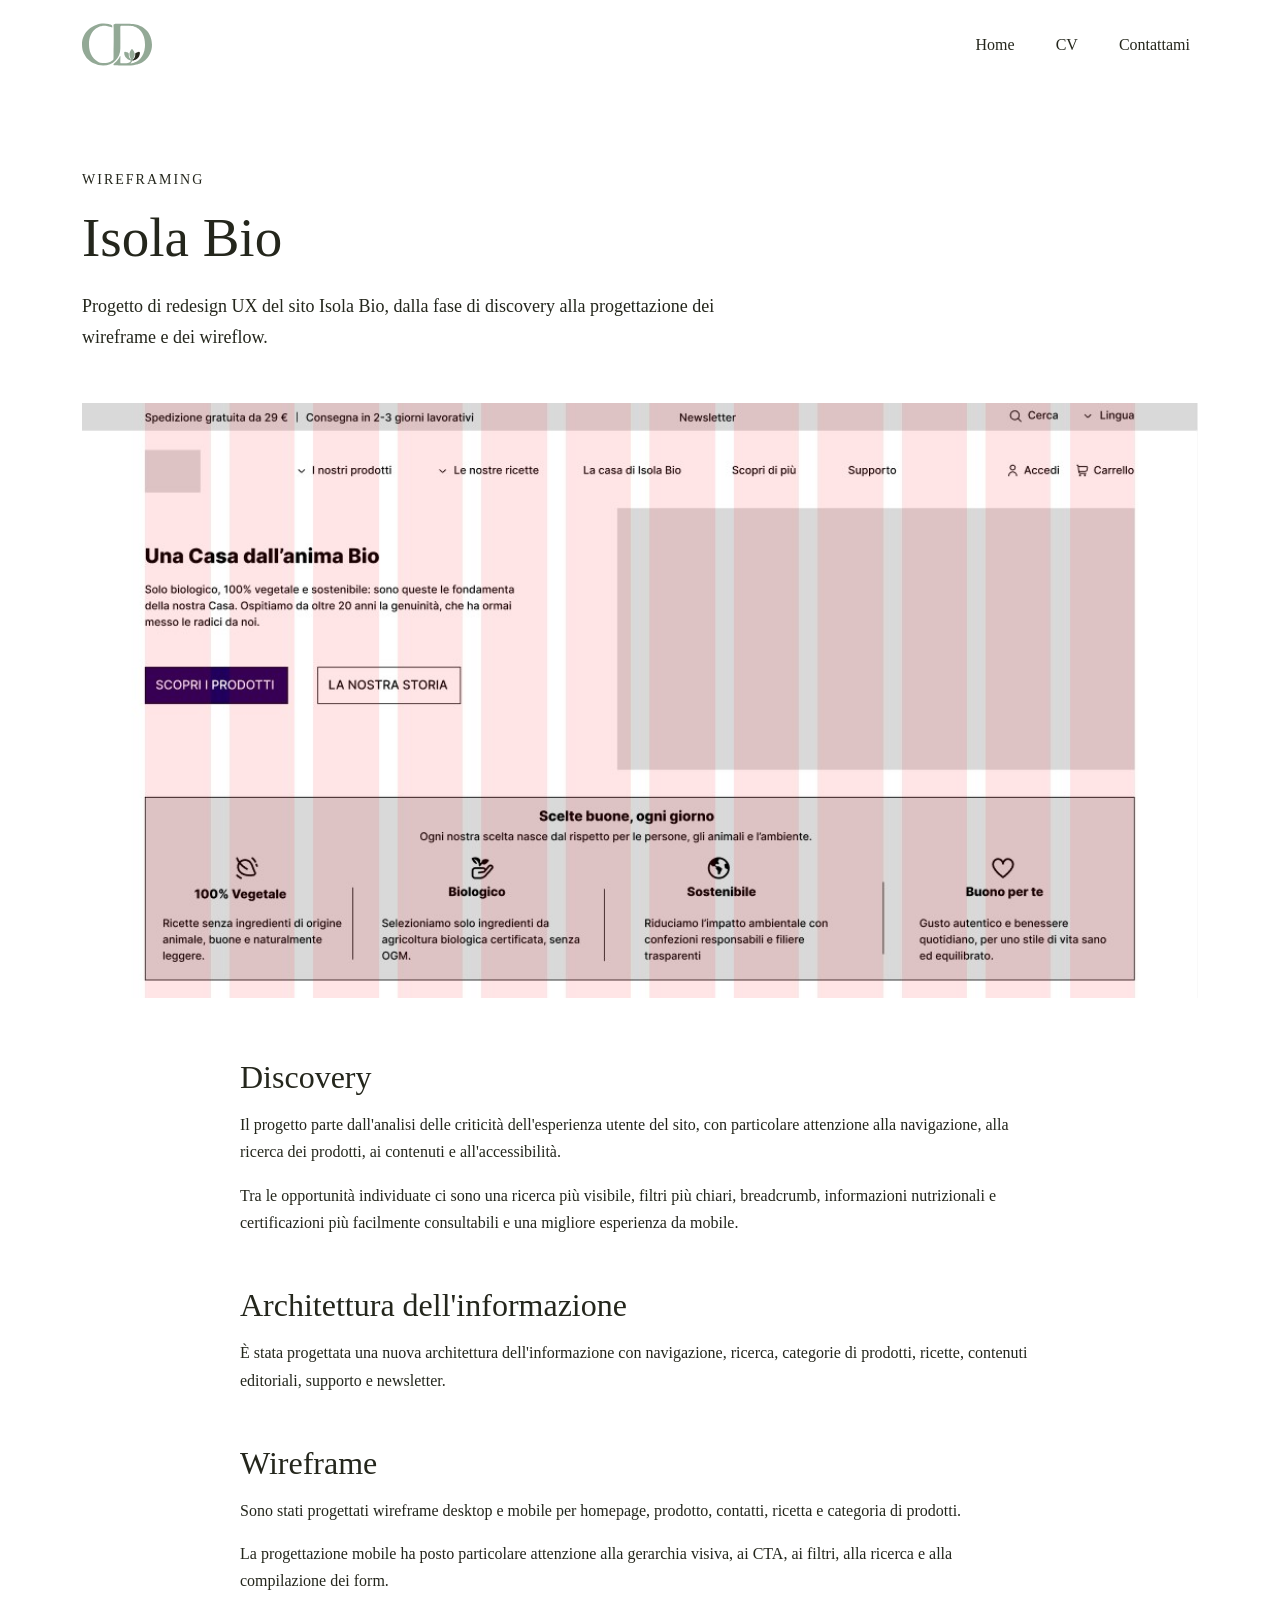
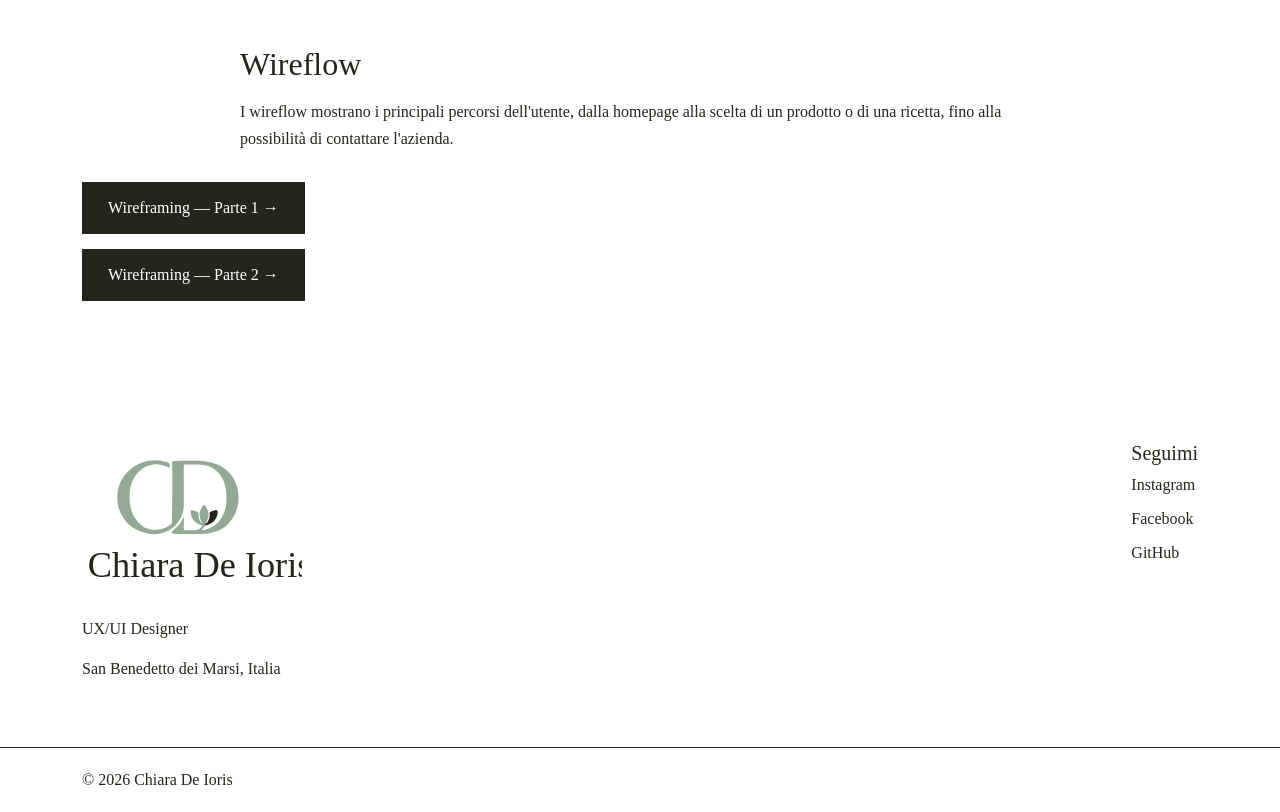
<file: progetti/progetto-wireframing.html>
<!DOCTYPE html>
<html lang="it">

<head>
    <meta charset="UTF-8">
    <meta name="viewport" content="width=device-width, initial-scale=1.0">

    <title>Wireframing Isola Bio | Chiara De Ioris</title>
	
	<meta name="description"
      content="Progetto di redesign UX di Isola Bio, dalla discovery all'architettura dell'informazione, ai wireframe desktop e mobile e ai wireflow.">

<!-- Open Graph -->

<meta property="og:title"
      content="Wireframing Isola Bio | Chiara De Ioris">

<meta property="og:description"
      content="Progetto di redesign UX di Isola Bio, dalla discovery alla progettazione dei wireframe e dei wireflow.">

<meta property="og:type"
      content="website">

<meta property="og:url"
      content="https://chiaradeioris-lang.github.io/Portfolio/progetti/progetto-wireframing.html">

<meta property="og:image"
      content="https://chiaradeioris-lang.github.io/Portfolio/assets/img/wireframing.jpg">

<meta property="og:site_name"
      content="Chiara De Ioris | UX/UI Designer">

    <link rel="icon" href="../assets/img/favicon.png">

    <link href="https://cdn.jsdelivr.net/npm/bootstrap@5.3.3/dist/css/bootstrap.min.css" rel="stylesheet">

    <link rel="stylesheet" href="../assets/css/style.css">
</head>

<body>

<header class="header">
    <nav class="navbar navbar-expand-md">
        <div class="container">

            <a href="../index.html">
                <img src="../assets/img/pittogramma.svg" alt="Logo Chiara De Ioris" class="pittogramma">
            </a>

            <button class="navbar-toggler"
        type="button"
        data-bs-toggle="collapse"
        data-bs-target="#menu"
        aria-controls="menu"
        aria-expanded="false"
        aria-label="Apri il menu">
                <span class="navbar-toggler-icon"></span>
            </button>

            <div class="collapse navbar-collapse justify-content-end" id="menu">
                <ul class="navbar-nav">
                    <li class="nav-item">
                        <a class="nav-link" href="../index.html">Home</a>
                    </li>

                    <li class="nav-item">
                        <a class="nav-link" href="../cv.html">CV</a>
                    </li>

                    <li class="nav-item">
                        <a class="nav-link" href="../contatti.html">Contattami</a>
                    </li>
                </ul>
            </div>

        </div>
    </nav>
</header>


<main>

    <div class="container">

        <section class="project-page">

            <p class="sottotitolo">WIREFRAMING</p>

            <h1>Isola Bio</h1>

            <p class="project-description">
                Progetto di redesign UX del sito Isola Bio,
                dalla fase di discovery alla progettazione
                dei wireframe e dei wireflow.
            </p>

            <img src="../assets/img/wireframing.jpg"
                 alt="Progetto di wireframing Isola Bio"
                 class="project-main-image">

            <div class="project-content">

                <h2>Discovery</h2>

                <p>
                    Il progetto parte dall'analisi delle criticità
                    dell'esperienza utente del sito, con particolare
                    attenzione alla navigazione, alla ricerca dei prodotti,
                    ai contenuti e all'accessibilità.
                </p>

                <p>
                    Tra le opportunità individuate ci sono una ricerca
                    più visibile, filtri più chiari, breadcrumb,
                    informazioni nutrizionali e certificazioni
                    più facilmente consultabili e una migliore
                    esperienza da mobile.
                </p>

                <h2>Architettura dell'informazione</h2>

                <p>
                    È stata progettata una nuova architettura
                    dell'informazione con navigazione, ricerca,
                    categorie di prodotti, ricette, contenuti editoriali,
                    supporto e newsletter.
                </p>

                <h2>Wireframe</h2>

                <p>
                    Sono stati progettati wireframe desktop e mobile
                    per homepage, prodotto, contatti, ricetta e categoria
                    di prodotti.
                </p>

                <p>
                    La progettazione mobile ha posto particolare attenzione
                    alla gerarchia visiva, ai CTA, ai filtri, alla ricerca
                    e alla compilazione dei form.
                </p>

                <h2>Wireflow</h2>

                <p>
                    I wireflow mostrano i principali percorsi dell'utente,
                    dalla homepage alla scelta di un prodotto o di una
                    ricetta, fino alla possibilità di contattare l'azienda.
                </p>

            </div>          

            <div class="project-pdf-links">

                <a href="../assets/pdf/wireframing-isola-bio 1.pdf"
                   target="_blank"
                   rel="noopener noreferrer"
                   class="project-pdf">
                    Wireframing — Parte 1 →
                </a>

                <a href="../assets/pdf/wireframing-isola-bio 2.pdf"
                   target="_blank"
                   rel="noopener noreferrer"
                   class="project-pdf">
                    Wireframing — Parte 2 →
                </a>

            </div>

        </section>

    </div>

</main>

<footer>

    <div class="container footer">

        <!-- Logo -->

        <div>

            <img src="../assets/img/logo.svg"
                 alt="Chiara De Ioris"
                 class="logo">

            <p>
                UX/UI Designer
            </p>

            <p>
                San Benedetto dei Marsi, Italia
            </p>

        </div>


        <!-- Link -->

        <div>

            <h3>
                Seguimi
            </h3>

            <a href="https://www.instagram.com/chiaradeioris"
               target="_blank"
               rel="noopener noreferrer">
                Instagram
            </a>

            <a href="https://www.facebook.com/people/Chiara-De-Ioris/pfbid0KRU999Tf7mRmWjrNkjqHaMCJyrLYhuFnGYdfvmQrvZqQxnkerRoSETs2b1u5f73Cl/?rdid=E1UMNQzaHFsF9Gd1&share_url=https%3A%2F%2Fwww.facebook.com%2Fshare%2F1BNoW7Cspa%2F"
               target="_blank"
               rel="noopener noreferrer">
                Facebook
            </a>

            <a href="https://github.com/chiaradeioris-lang"
               target="_blank"
               rel="noopener noreferrer">
                GitHub
            </a>

        </div>

    </div>


    <div class="copyright">

        <div class="container">

            <p>
                © 2026 Chiara De Ioris
            </p>

        </div>

    </div>

</footer>


<script src="https://cdn.jsdelivr.net/npm/bootstrap@5.3.3/dist/js/bootstrap.bundle.min.js"></script>

</body>
</html>
</file>
<file: assets/css/style.css>
/* COLORI */
/* GENERALE */
* {
  box-sizing: border-box;
}

body {
  margin: 0;
  font-family: Georgia, serif;
  color: #24261C;
  background-color: #ffffff;
}

h1,
h2,
h3,
h4,
p {
  margin-top: 0;
}

h1,
h2,
h3,
h4 {
  font-family: Georgia, serif;
}

a {
  color: #24261C;
  text-decoration: none;
}

/* HEADER */
header {
  position: sticky;
  top: 0;
  z-index: 1000;
  background-color: #ffffff;
}

.navbar {
  padding: 20px 0;
}

.pittogramma {
  width: 70px;
}

.nav-link {
  color: #24261C;
  margin-left: 25px;
}

.nav-link:hover {
  color: #93A996;
}

/* HERO */
.hero {
  padding: 80px 0;
}

.hero-grid {
  display: grid;
  grid-template-columns: 1fr 1fr;
  align-items: center;
  gap: 60px;
}

.sottotitolo {
  font-size: 14px;
  letter-spacing: 2px;
  margin-bottom: 15px;
}

.hero h1 {
  font-size: 55px;
  margin-bottom: 15px;
}

.hero h2 {
  font-size: 32px;
  font-weight: normal;
  margin-bottom: 25px;
}

.hero h2 span {
  color: #93A996;
}

.hero-text {
  max-width: 550px;
  line-height: 1.7;
}

.bottoni {
  display: flex;
  gap: 15px;
  margin-top: 30px;
}

.bottone {
  display: inline-block;
  padding: 13px 25px;
  border: 1px solid #24261C;
  background-color: #24261C;
  color: #ffffff;
}

.bottone:hover {
  background-color: #93A996;
  border-color: #93A996;
  color: #24261C;
}

.hero-foto img {
  width: 100%;
  max-width: 450px;
  display: block;
  margin: auto;
}

/* ABOUT */
.about {
  padding: 80px 0;
  background-color: #93A996;
}

.about-grid {
  display: grid;
  grid-template-columns: 1fr 2fr;
  gap: 60px;
}

.about h2 {
  font-size: 45px;
}

.about-text {
  line-height: 1.8;
}

.about-text p {
  margin-bottom: 25px;
}

/* SKILLS */
.skills {
  padding: 80px 0;
}

.skills h2 {
  font-size: 45px;
  margin-bottom: 50px;
}

.skills-grid {
  display: grid;
  grid-template-columns: repeat(2, 1fr);
  gap: 40px;
}

.skill {
  border-top: 1px solid #24261C;
  padding-top: 20px;
}

.skill span {
  font-size: 14px;
}

.skill h3 {
  margin: 15px 0;
  font-size: 25px;
}

.skill p {
  line-height: 1.6;
}

/* TOOLS */
.tools {
  padding: 50px 0;
  background-color: #24261C;
  color: #ffffff;
}

.tools-list {
  display: flex;
  flex-wrap: wrap;
  gap: 15px;
}

.tools-list span {
  border: 1px solid #ffffff;
  padding: 10px 18px;
}

/* PROGETTI */
.projects {
  padding: 80px 0;
}

.projects h2 {
  font-size: 45px;
  margin-bottom: 50px;
}

.project {
  display: grid;
  grid-template-columns: 1fr 1fr;
  align-items: center;
  gap: 60px;
  padding: 30px 70px;
}

.project-image img {
  width: 100%;
  display: block;
}

.project-text {
  padding: 20px;
}

.project-text > span {
  font-size: 14px;
}

.project-text h3 {
  font-size: 40px;
  margin: 10px 0 5px;
}

.project-text h4 {
  font-size: 20px;
  font-weight: normal;
  margin-bottom: 25px;
}

.project-text p {
  line-height: 1.7;
}

.project-link {
  display: inline-block;
  margin-top: 15px;
  border-bottom: 1px solid #24261C;
}

.project-link:hover {
  color: #93A996;
}

/* FRECCE CAROSELLO */
.carousel-control-prev,
.carousel-control-next {
  width: 50px;
}

.carousel-control-prev span,
.carousel-control-next span {
  color: #24261C;
  font-size: 30px;
}

/* CTA */
.contact-cta {
  padding: 80px 0;
  text-align: center;
  background-color: #93A996;
}

.contact-cta h2 {
  font-size: 45px;
  margin-bottom: 10px;
}

.contact-cta p {
  font-size: 20px;
}

.contact-cta .bottone {
  margin-top: 20px;
}

/* FOOTER */
footer {
  padding-top: 60px;
  background-color: #ffffff;
}

.footer {
  display: flex;
  justify-content: space-between;
  gap: 50px;
  padding-bottom: 50px;
}

.logo {
  width: 220px;
  height: auto;
  display: block;
  margin-bottom: 20px;
}

.footer h3 {
  font-size: 20px;
}

.footer a {
  display: block;
  margin-bottom: 10px;
}

.footer a:hover {
  color: #93A996;
}

.copyright {
  border-top: 1px solid #24261C;
  padding: 20px 0;
}

.copyright p {
  margin: 0;
}

/* MOBILE */
@media (max-width: 767px) {
  .navbar {
    padding: 15px 0;
  }
  .pittogramma {
    width: 45px;
  }
  .nav-link {
    margin-left: 0;
    margin-top: 10px;
  }
  .hero {
    padding: 50px 0;
  }
  .hero-grid {
    grid-template-columns: 1fr;
    gap: 40px;
  }
  .hero h1 {
    font-size: 40px;
  }
  .hero h2 {
    font-size: 25px;
  }
  .bottoni {
    flex-direction: column;
  }
  .hero-foto {
    order: -1;
  }
  .about {
    padding: 50px 0;
  }
  .about-grid {
    grid-template-columns: 1fr;
    gap: 30px;
  }
  .about h2 {
    font-size: 38px;
  }
  .skills {
    padding: 50px 0;
  }
  .skills h2 {
    font-size: 38px;
    margin-bottom: 35px;
  }
  .skills-grid {
    grid-template-columns: 1fr;
    gap: 35px;
  }
  .projects {
    padding: 50px 0;
  }
  .projects h2 {
    font-size: 38px;
  }
  .project {
    grid-template-columns: 1fr;
    gap: 20px;
    padding: 20px 40px;
  }
  .project-text {
    padding: 0;
  }
  .project-text h3 {
    font-size: 32px;
  }
  .contact-cta {
    padding: 60px 20px;
  }
  .contact-cta h2 {
    font-size: 35px;
  }
  .footer {
    flex-direction: column;
    align-items: flex-start;
    padding-bottom: 40px;
  }
  .logo {
    width: 220px;
    height: auto;
    display: block;
    margin-bottom: 20px;
  }
}
/* CV */
.cv-intro {
  padding: 80px 0;
  background-color: #93A996;
}

.cv-intro h1 {
  font-size: 55px;
  margin-bottom: 10px;
}

.cv-section {
  padding: 60px 0;
  border-bottom: 1px solid #24261C;
}

.cv-grid {
  display: grid;
  grid-template-columns: 1fr 2fr;
  gap: 60px;
}

.cv-grid h2 {
  font-size: 35px;
}

.cv-grid p {
  line-height: 1.7;
}

.cv-list {
  display: grid;
  grid-template-columns: 1fr 1fr;
  gap: 10px 40px;
}

.cv-list p {
  margin: 0;
}

.formazione {
  margin-bottom: 35px;
}

.formazione h3 {
  font-size: 22px;
  margin-bottom: 8px;
}

.formazione p {
  margin-bottom: 5px;
}

.lingue p {
  margin-bottom: 15px;
}

/* CV MOBILE */
@media (max-width: 767px) {
  .cv-intro {
    padding: 50px 0;
  }
  .cv-intro h1 {
    font-size: 40px;
  }
  .cv-section {
    padding: 45px 0;
  }
  .cv-grid {
    grid-template-columns: 1fr;
    gap: 25px;
  }
  .cv-grid h2 {
    font-size: 30px;
  }
  .cv-list {
    grid-template-columns: 1fr;
  }
}
/* CONTATTI */
.contact-intro {
  padding: 80px 0;
  background-color: #93A996;
}

.contact-intro h1 {
  font-size: 55px;
  max-width: 700px;
  margin-bottom: 20px;
}

.contact-intro p {
  max-width: 600px;
  line-height: 1.7;
}

.contact-form {
  padding: 80px 0;
}

form {
  max-width: 700px;
  margin: auto;
}

.form-group {
  margin-bottom: 25px;
}

.form-group label {
  display: block;
  margin-bottom: 8px;
}

.form-group input,
.form-group textarea {
  width: 100%;
  padding: 12px;
  border: 1px solid #24261C;
  font-family: Georgia, serif;
  font-size: 16px;
}

.form-group input:focus,
.form-group textarea:focus {
  outline: 2px solid #93A996;
}

.privacy-check {
  display: flex;
  gap: 10px;
  align-items: flex-start;
  margin-bottom: 30px;
}

.privacy-check input {
  margin-top: 5px;
}

.privacy-check label {
  line-height: 1.5;
}

/* CONTATTI MOBILE */
@media (max-width: 767px) {
  .contact-intro {
    padding: 50px 0;
  }
  .contact-intro h1 {
    font-size: 40px;
  }
  .contact-form {
    padding: 50px 0;
  }
}
/* PAGINE PROGETTI */
.project-page {
  padding: 80px 0;
}

.project-page h1 {
  font-size: 55px;
  margin-bottom: 20px;
}

.project-description {
  max-width: 700px;
  font-size: 18px;
  line-height: 1.7;
  margin-bottom: 50px;
}

.project-main-image {
  width: 100%;
  display: block;
  margin-bottom: 60px;
}

.project-content {
  max-width: 800px;
  margin: 0 auto;
}

.project-content h2 {
  font-size: 32px;
  margin-top: 50px;
  margin-bottom: 15px;
}

.project-content p {
  line-height: 1.7;
}

.project-pdf-links {
  display: flex;
  flex-direction: column;
  align-items: flex-start;
  gap: 15px;
  margin-top: 30px;
}

.project-pdf {
  display: inline-block;
  padding: 13px 25px;
  border: 1px solid #24261C;
  background-color: #24261C;
  color: #ffffff;
}

.project-pdf:hover {
  background-color: #93A996;
  border-color: #93A996;
  color: #24261C;
}

/* PAGINE PROGETTI MOBILE */
@media (max-width: 767px) {
  .project-page {
    padding: 50px 0;
  }
  .project-page h1 {
    font-size: 40px;
  }
  .project-description {
    font-size: 16px;
    margin-bottom: 35px;
  }
  .project-main-image {
    margin-bottom: 40px;
  }
  .project-content h2 {
    font-size: 28px;
    margin-top: 40px;
  }
  .project-pdf-links {
    flex-direction: column;
    align-items: flex-start;
  }
}

/*# sourceMappingURL=style.css.map */
</file>
